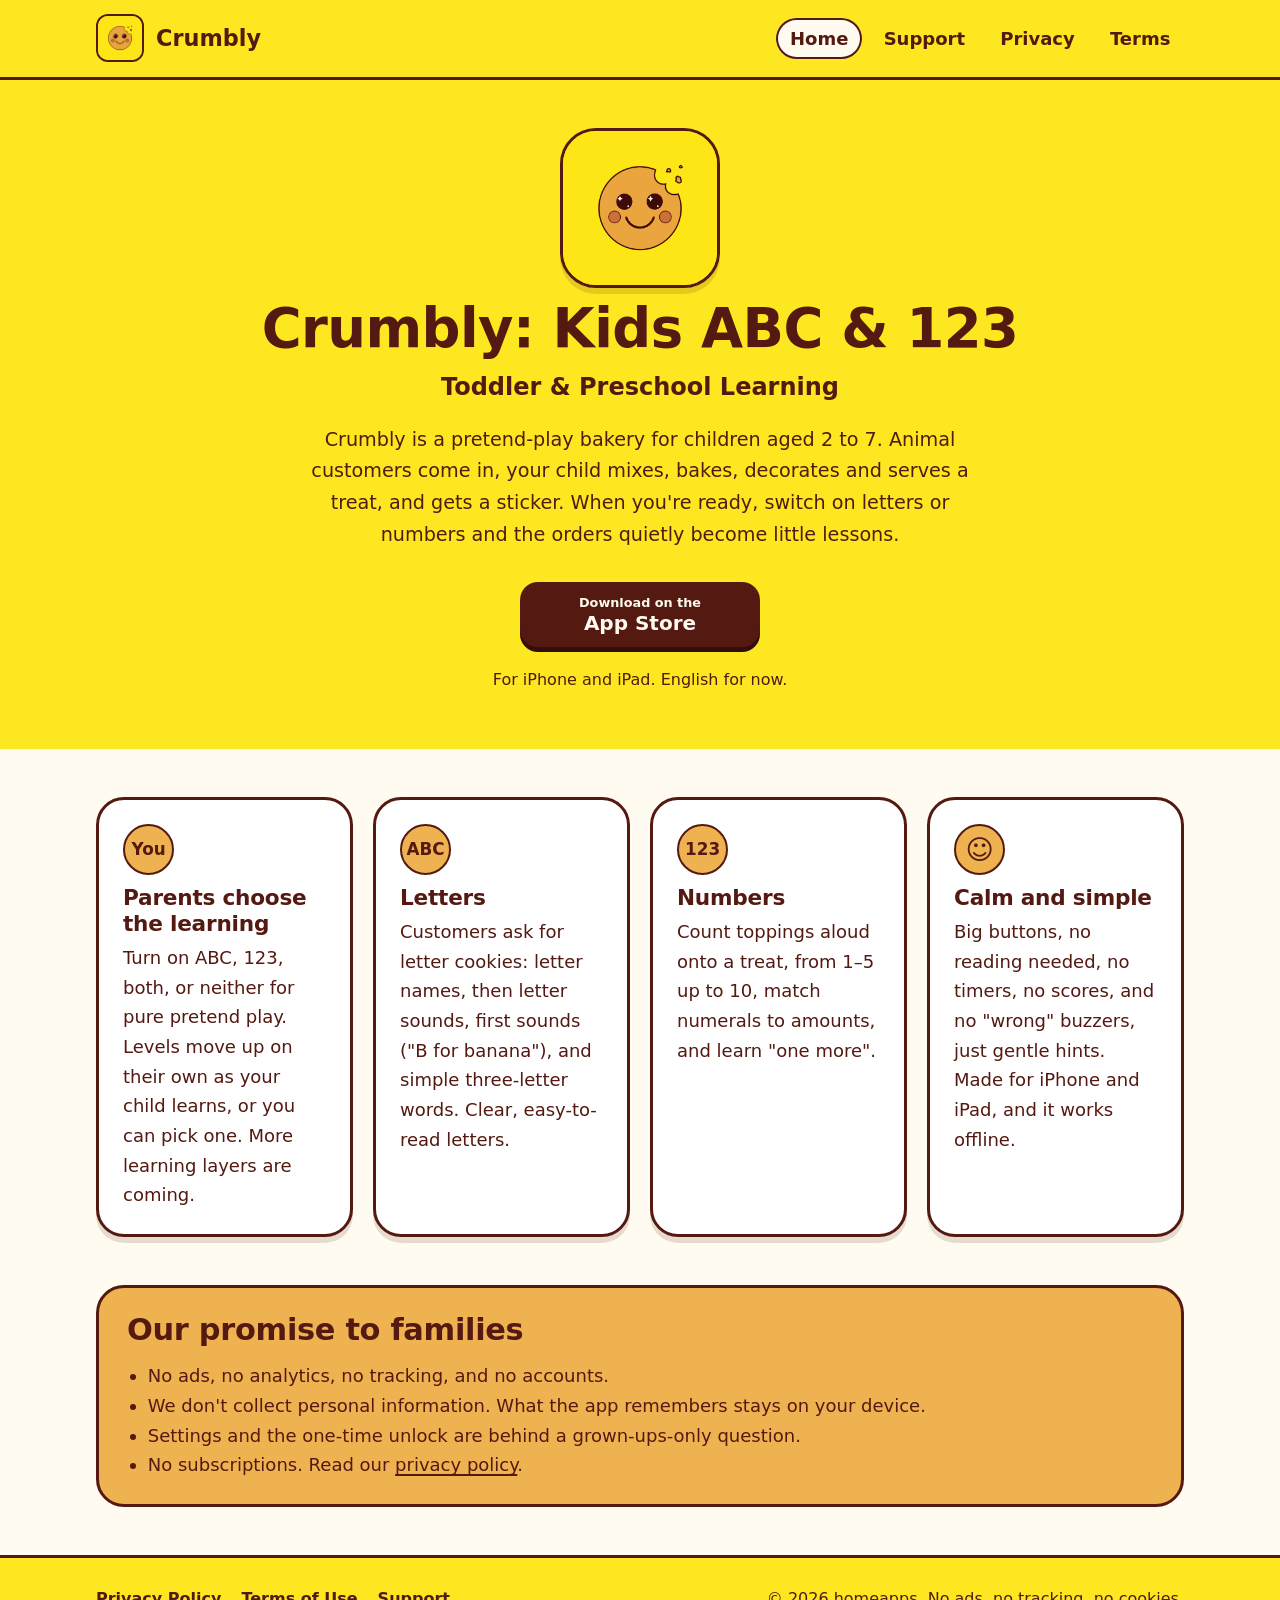
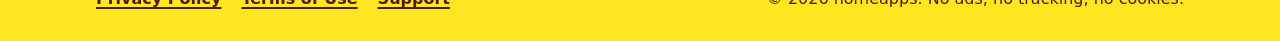
<file: index.html>
<!doctype html>
<html lang="en">
<head>
  <meta charset="utf-8">
  <meta name="viewport" content="width=device-width, initial-scale=1">
  <title>Crumbly: Kids ABC &amp; 123 · Toddler &amp; Preschool Learning</title>
  <meta name="description" content="A calm pretend-play bakery for ages 2–7. Parents can switch on letters (ABC) and numbers (123) inside the play. iPhone and iPad. No ads, no tracking.">
  <link rel="canonical" href="https://sayadyanh.github.io/crumbly-web/">
  <link rel="icon" type="image/png" sizes="32x32" href="assets/favicon-32.png">
  <link rel="apple-touch-icon" sizes="180x180" href="assets/apple-touch-icon.png">
  <meta name="theme-color" content="#FDE721">
  <meta property="og:type" content="website">
  <meta property="og:site_name" content="Crumbly: Kids ABC &amp; 123">
  <meta property="og:title" content="Crumbly: Kids ABC &amp; 123 · Toddler &amp; Preschool Learning">
  <meta property="og:description" content="A calm pretend-play bakery for ages 2–7. Parents can switch on letters (ABC) and numbers (123) inside the play. iPhone and iPad. No ads, no tracking.">
  <meta property="og:url" content="https://sayadyanh.github.io/crumbly-web/">
  <meta property="og:image" content="https://sayadyanh.github.io/crumbly-web/assets/og-image.png">
  <meta property="og:image:width" content="1200">
  <meta property="og:image:height" content="630">
  <meta property="og:image:alt" content="A smiling cookie with a bite taken out, next to the words Crumbly, Kids ABC &amp; 123.">
  <meta name="twitter:card" content="summary_large_image">
  <link rel="stylesheet" href="styles.css">
</head>
<body>
  <a class="skip-link" href="#main">Skip to content</a>
  <header class="site-header">
    <div class="wrap">
      <a class="brand" href="index.html">
        <img src="assets/logo.png" alt="" width="48" height="48">
        <span>Crumbly</span>
      </a>
      <nav class="site-nav" aria-label="Main">
        <ul>
        <li><a href="index.html" aria-current="page">Home</a></li>
        <li><a href="support.html">Support</a></li>
        <li><a href="privacy.html">Privacy</a></li>
        <li><a href="terms.html">Terms</a></li>
        </ul>
      </nav>
    </div>
  </header>
  <main id="main">
    <section class="hero">
      <div class="wrap">
        <img class="hero-icon" src="assets/app-icon.png" alt="Crumbly app icon: a smiling cookie with a bite taken out" width="160" height="160">
        <h1>Crumbly: Kids ABC &amp; 123</h1>
        <p class="subtitle">Toddler &amp; Preschool Learning</p>
        <p class="lead">Crumbly is a pretend-play bakery for children aged 2 to 7. Animal customers come in,
          your child mixes, bakes, decorates and serves a treat, and gets a sticker. When you're ready,
          switch on letters or numbers and the orders quietly become little lessons.</p>
        <!-- Replace with Apple's official "Download on the App Store" badge and your App Store link. -->
        <a class="store-button" href="#">
          <small>Download on the</small>
          App Store
        </a>
        <p class="fine-print">For iPhone and iPad. English for now.</p>
      </div>
    </section>

    <div class="wrap">
      <ul class="features">
        <li class="feature">
          <span class="badge" aria-hidden="true">You</span>
          <h2>Parents choose the learning</h2>
          <p>Turn on ABC, 123, both, or neither for pure pretend play. Levels move up on their own as
            your child learns, or you can pick one. More learning layers are coming.</p>
        </li>
        <li class="feature">
          <span class="badge" aria-hidden="true">ABC</span>
          <h2>Letters</h2>
          <p>Customers ask for letter cookies: letter names, then letter sounds, first sounds ("B for
            banana"), and simple three-letter words. Clear, easy-to-read letters.</p>
        </li>
        <li class="feature">
          <span class="badge" aria-hidden="true">123</span>
          <h2>Numbers</h2>
          <p>Count toppings aloud onto a treat, from 1–5 up to 10, match numerals to amounts, and learn
            "one more".</p>
        </li>
        <li class="feature">
          <span class="badge badge-symbol" aria-hidden="true">☺</span>
          <h2>Calm and simple</h2>
          <p>Big buttons, no reading needed, no timers, no scores, and no "wrong" buzzers, just gentle
            hints. Made for iPhone and iPad, and it works offline.</p>
        </li>
      </ul>

      <section class="promise" aria-labelledby="promise-title">
        <h2 id="promise-title">Our promise to families</h2>
        <ul>
          <li>No ads, no analytics, no tracking, and no accounts.</li>
          <li>We don't collect personal information. What the app remembers stays on your device.</li>
          <li>Settings and the one-time unlock are behind a grown-ups-only question.</li>
          <li>No subscriptions. Read our <a href="privacy.html">privacy policy</a>.</li>
        </ul>
      </section>
    </div>
  </main>
  <footer class="site-footer">
    <div class="wrap">
      <nav aria-label="Footer">
        <ul>
          <li><a href="privacy.html">Privacy Policy</a></li>
          <li><a href="terms.html">Terms of Use</a></li>
          <li><a href="support.html">Support</a></li>
        </ul>
      </nav>
      <p>&copy; 2026 homeapps. No ads, no tracking, no cookies.</p>
    </div>
  </footer>
</body>
</html>
</file>
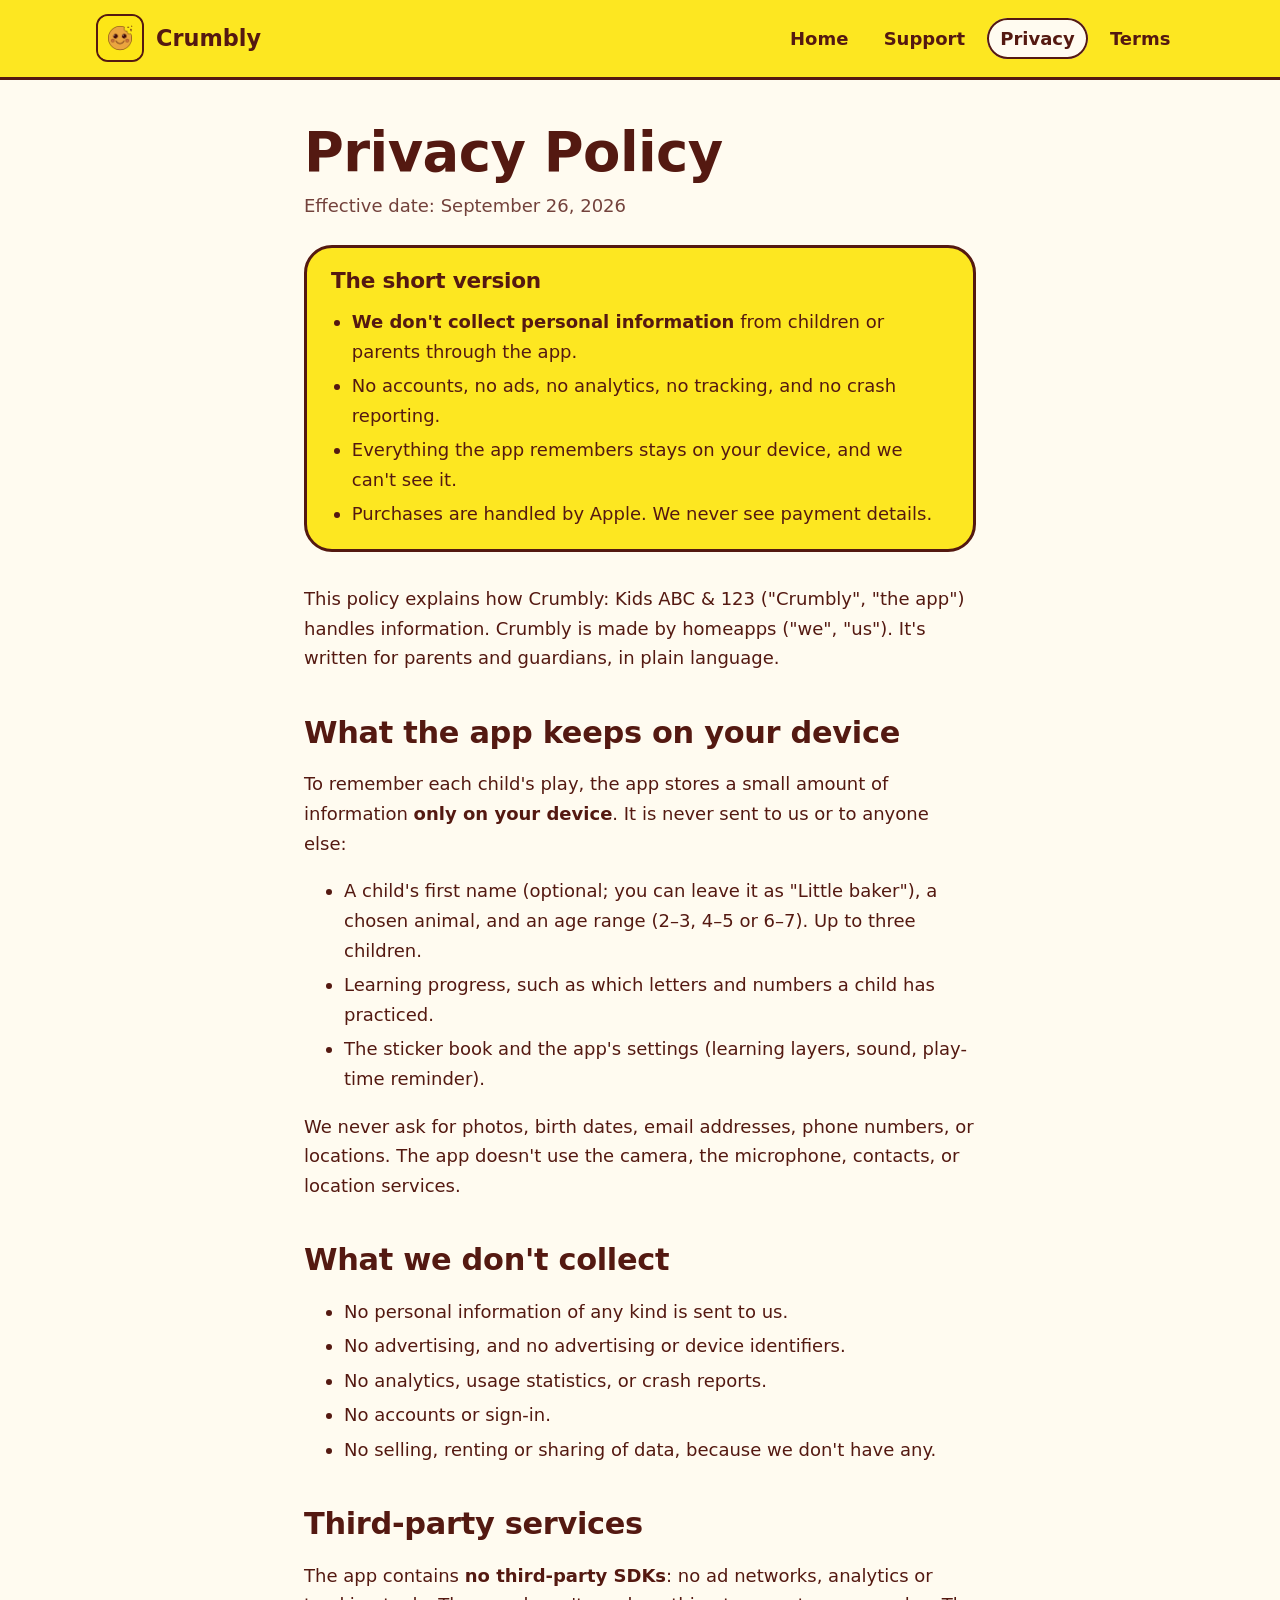
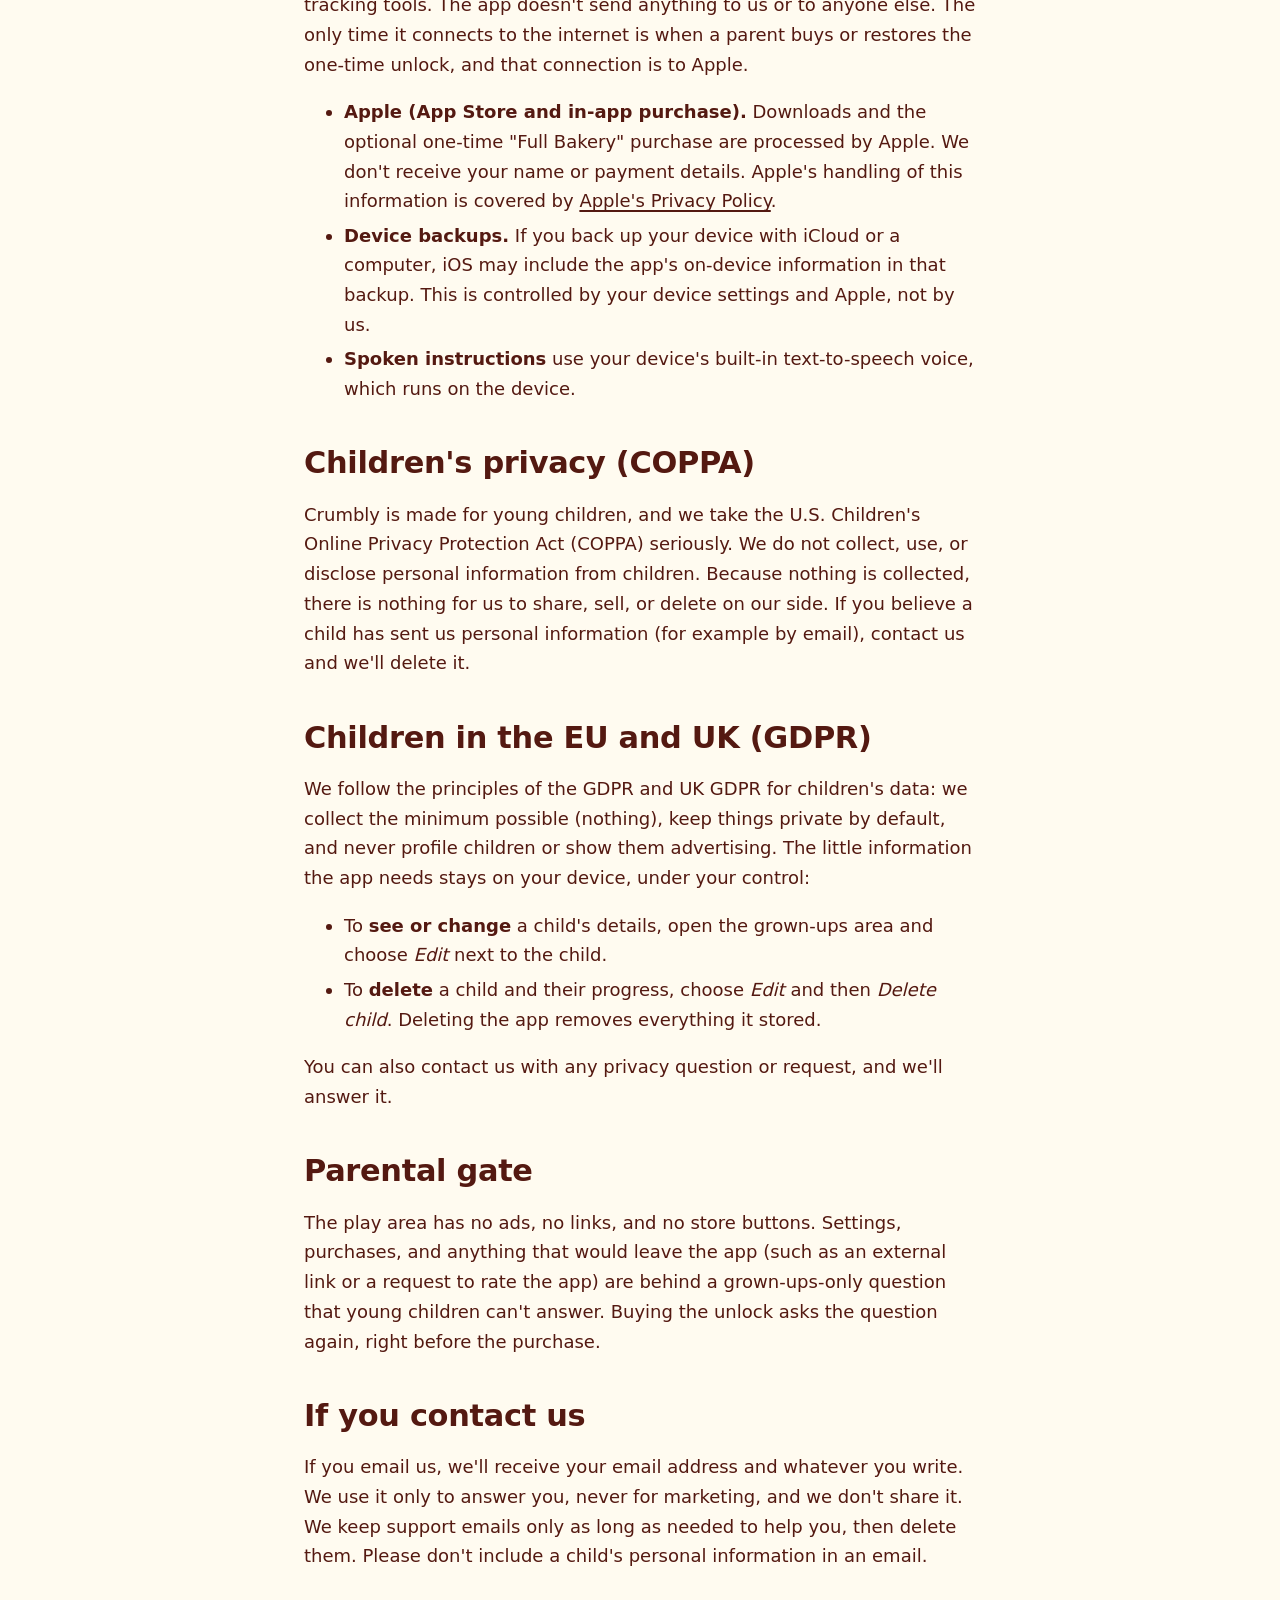
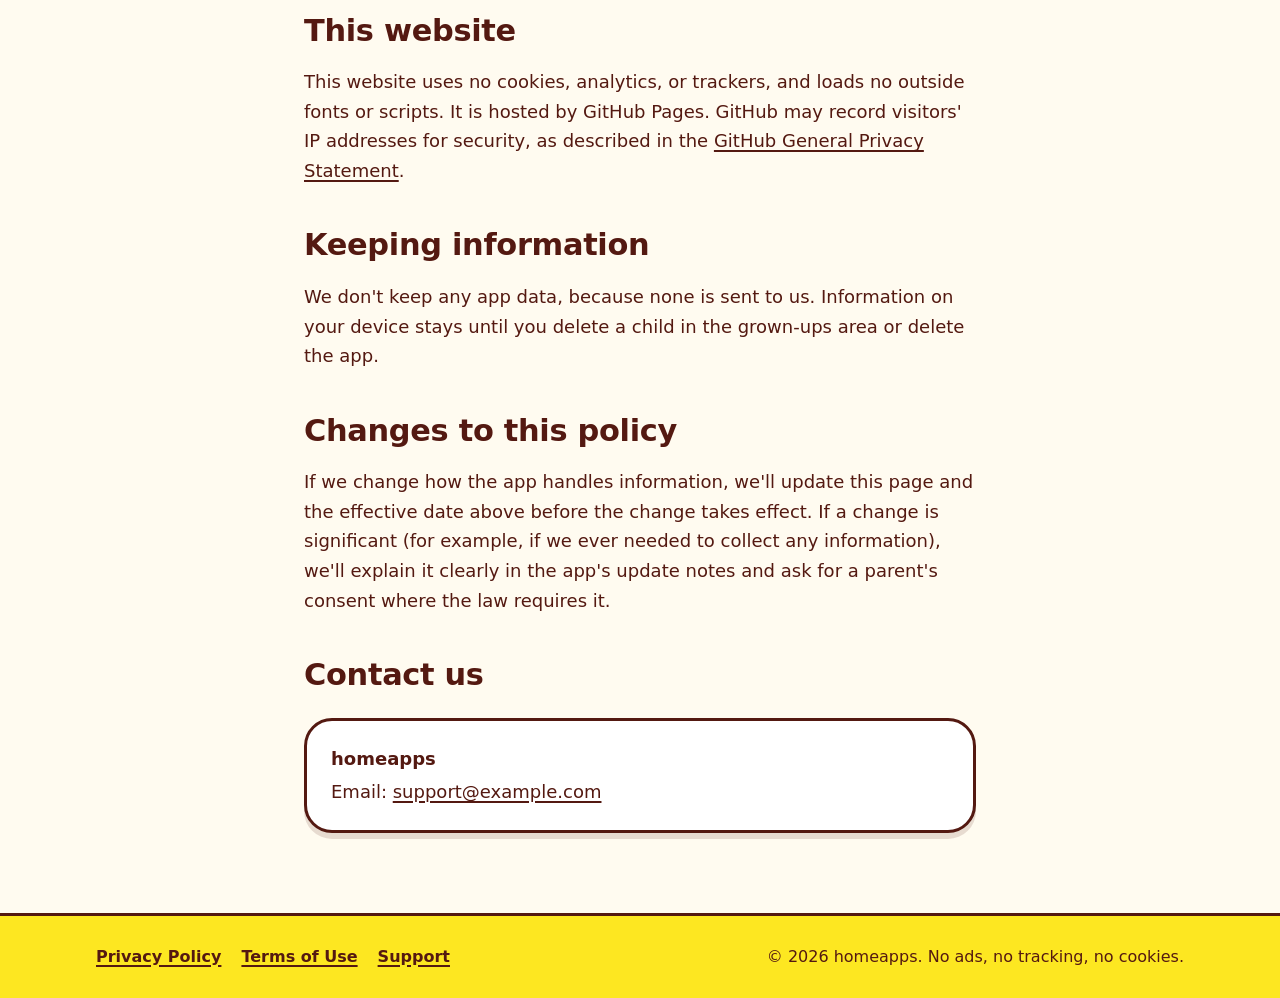
<file: privacy.html>
<!doctype html>
<html lang="en">
<head>
  <meta charset="utf-8">
  <meta name="viewport" content="width=device-width, initial-scale=1">
  <title>Privacy Policy · Crumbly: Kids ABC &amp; 123</title>
  <meta name="description" content="Crumbly collects no personal information: no accounts, ads, analytics, tracking or crash reporting. Read how the app protects children's privacy (COPPA, GDPR).">
  <link rel="canonical" href="https://sayadyanh.github.io/crumbly-web/privacy.html">
  <link rel="icon" type="image/png" sizes="32x32" href="assets/favicon-32.png">
  <link rel="apple-touch-icon" sizes="180x180" href="assets/apple-touch-icon.png">
  <meta name="theme-color" content="#FDE721">
  <meta property="og:type" content="website">
  <meta property="og:site_name" content="Crumbly: Kids ABC &amp; 123">
  <meta property="og:title" content="Privacy Policy · Crumbly: Kids ABC &amp; 123">
  <meta property="og:description" content="Crumbly collects no personal information: no accounts, ads, analytics, tracking or crash reporting. Read how the app protects children's privacy (COPPA, GDPR).">
  <meta property="og:url" content="https://sayadyanh.github.io/crumbly-web/privacy.html">
  <meta property="og:image" content="https://sayadyanh.github.io/crumbly-web/assets/og-image.png">
  <meta property="og:image:width" content="1200">
  <meta property="og:image:height" content="630">
  <meta property="og:image:alt" content="A smiling cookie with a bite taken out, next to the words Crumbly, Kids ABC &amp; 123.">
  <meta name="twitter:card" content="summary_large_image">
  <link rel="stylesheet" href="styles.css">
</head>
<body>
  <a class="skip-link" href="#main">Skip to content</a>
  <header class="site-header">
    <div class="wrap">
      <a class="brand" href="index.html">
        <img src="assets/logo.png" alt="" width="48" height="48">
        <span>Crumbly</span>
      </a>
      <nav class="site-nav" aria-label="Main">
        <ul>
        <li><a href="index.html">Home</a></li>
        <li><a href="support.html">Support</a></li>
        <li><a href="privacy.html" aria-current="page">Privacy</a></li>
        <li><a href="terms.html">Terms</a></li>
        </ul>
      </nav>
    </div>
  </header>
  <main id="main" class="page">
    <div class="wrap prose">
      <h1>Privacy Policy</h1>
      <p class="meta">Effective date: September 26, 2026</p>

      <section class="summary" aria-labelledby="short-version">
        <h2 id="short-version">The short version</h2>
        <ul>
          <li><strong>We don't collect personal information</strong> from children or parents through the app.</li>
          <li>No accounts, no ads, no analytics, no tracking, and no crash reporting.</li>
          <li>Everything the app remembers stays on your device, and we can't see it.</li>
          <li>Purchases are handled by Apple. We never see payment details.</li>
        </ul>
      </section>

      <p>This policy explains how Crumbly: Kids ABC &amp; 123 ("Crumbly", "the app") handles information. Crumbly is made by
        homeapps ("we", "us"). It's written for parents and guardians, in plain language.</p>

      <h2>What the app keeps on your device</h2>
      <p>To remember each child's play, the app stores a small amount of information <strong>only on
        your device</strong>. It is never sent to us or to anyone else:</p>
      <ul>
        <li>A child's first name (optional; you can leave it as "Little baker"), a chosen animal, and an
          age range (2–3, 4–5 or 6–7). Up to three children.</li>
        <li>Learning progress, such as which letters and numbers a child has practiced.</li>
        <li>The sticker book and the app's settings (learning layers, sound, play-time reminder).</li>
      </ul>
      <p>We never ask for photos, birth dates, email addresses, phone numbers, or locations. The app
        doesn't use the camera, the microphone, contacts, or location services.</p>

      <h2>What we don't collect</h2>
      <ul>
        <li>No personal information of any kind is sent to us.</li>
        <li>No advertising, and no advertising or device identifiers.</li>
        <li>No analytics, usage statistics, or crash reports.</li>
        <li>No accounts or sign-in.</li>
        <li>No selling, renting or sharing of data, because we don't have any.</li>
      </ul>

      <h2>Third-party services</h2>
      <p>The app contains <strong>no third-party SDKs</strong>: no ad networks, analytics or tracking
        tools. The app doesn't send anything to us or to anyone else. The only time it connects to
        the internet is when a parent buys or restores the one-time unlock, and that connection is
        to Apple.</p>
      <ul>
        <li><strong>Apple (App Store and in-app purchase).</strong> Downloads and the optional one-time
          "Full Bakery" purchase are processed by Apple. We don't receive your name or payment
          details. Apple's handling of this information is covered by
          <a href="https://www.apple.com/legal/privacy/">Apple's Privacy Policy</a>.</li>
        <li><strong>Device backups.</strong> If you back up your device with iCloud or a computer, iOS
          may include the app's on-device information in that backup. This is controlled by your
          device settings and Apple, not by us.</li>
        <li><strong>Spoken instructions</strong> use your device's built-in text-to-speech voice, which
          runs on the device.</li>
      </ul>

      <h2>Children's privacy (COPPA)</h2>
      <p>Crumbly is made for young children, and we take the U.S. Children's Online Privacy Protection
        Act (COPPA) seriously. We do not collect, use, or disclose personal information from children.
        Because nothing is collected, there is nothing for us to share, sell, or delete on our side. If
        you believe a child has sent us personal information (for example by email), contact us and
        we'll delete it.</p>

      <h2>Children in the EU and UK (GDPR)</h2>
      <p>We follow the principles of the GDPR and UK GDPR for children's data: we collect the minimum
        possible (nothing), keep things private by default, and never profile children or show them
        advertising. The little information the app needs stays on your device, under your control:</p>
      <ul>
        <li>To <strong>see or change</strong> a child's details, open the grown-ups area and choose
          <em>Edit</em> next to the child.</li>
        <li>To <strong>delete</strong> a child and their progress, choose <em>Edit</em> and then
          <em>Delete child</em>. Deleting the app removes everything it stored.</li>
      </ul>
      <p>You can also contact us with any privacy question or request, and we'll answer it.</p>

      <h2>Parental gate</h2>
      <p>The play area has no ads, no links, and no store buttons. Settings, purchases, and anything
        that would leave the app (such as an external link or a request to rate the app) are behind a
        grown-ups-only question that young children can't answer. Buying the unlock asks the question
        again, right before the purchase.</p>

      <h2>If you contact us</h2>
      <p>If you email us, we'll receive your email address and whatever you write. We use it only to
        answer you, never for marketing, and we don't share it. We keep support emails only as long as
        needed to help you, then delete them. Please don't include a child's personal information in
        an email.</p>

      <h2>This website</h2>
      <p>This website uses no cookies, analytics, or trackers, and loads no outside fonts or scripts.
        It is hosted by GitHub Pages. GitHub may record visitors' IP addresses for security, as
        described in the <a href="https://docs.github.com/en/site-policy/privacy-policies/github-general-privacy-statement">GitHub
        General Privacy Statement</a>.</p>

      <h2>Keeping information</h2>
      <p>We don't keep any app data, because none is sent to us. Information on your device stays until
        you delete a child in the grown-ups area or delete the app.</p>

      <h2>Changes to this policy</h2>
      <p>If we change how the app handles information, we'll update this page and the effective date
        above before the change takes effect. If a change is significant (for example, if we ever
        needed to collect any information), we'll explain it clearly in the app's update notes and
        ask for a parent's consent where the law requires it.</p>

      <h2>Contact us</h2>
      <div class="contact-card">
        <p><strong>homeapps</strong></p>
        <p>Email: <a href="mailto:support@example.com">support@example.com</a></p>
      </div>
    </div>
  </main>
  <footer class="site-footer">
    <div class="wrap">
      <nav aria-label="Footer">
        <ul>
          <li><a href="privacy.html">Privacy Policy</a></li>
          <li><a href="terms.html">Terms of Use</a></li>
          <li><a href="support.html">Support</a></li>
        </ul>
      </nav>
      <p>&copy; 2026 homeapps. No ads, no tracking, no cookies.</p>
    </div>
  </footer>
</body>
</html>
</file>
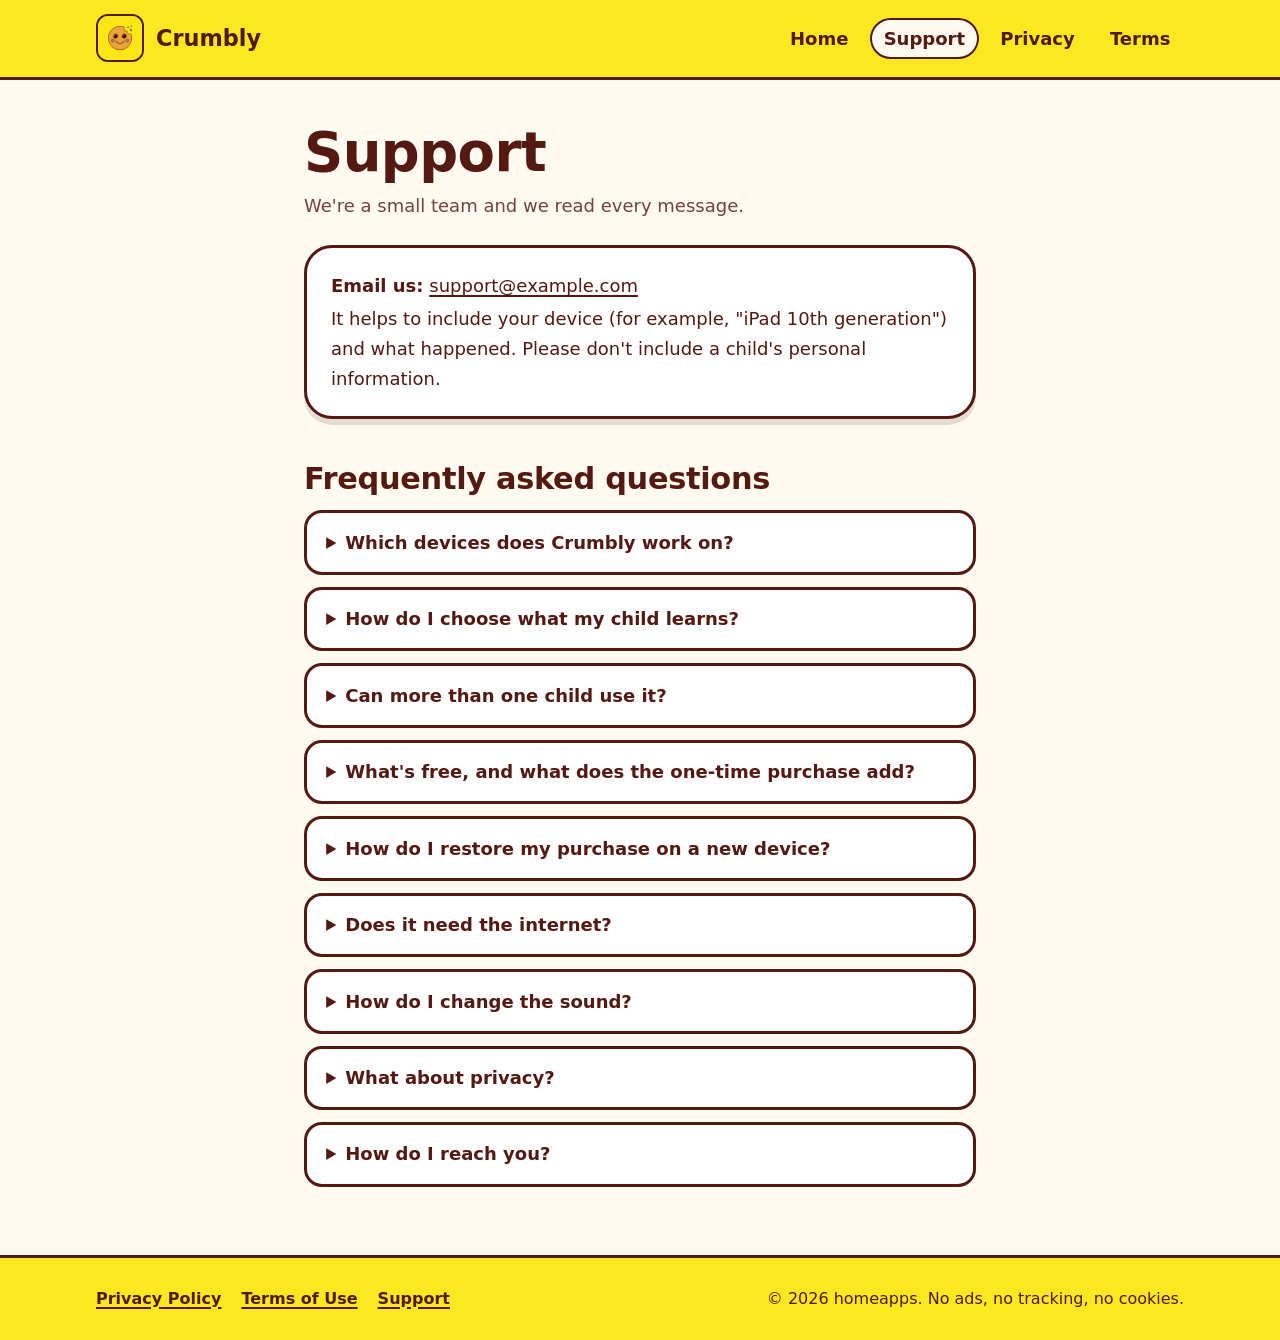
<file: support.html>
<!doctype html>
<html lang="en">
<head>
  <meta charset="utf-8">
  <meta name="viewport" content="width=device-width, initial-scale=1">
  <title>Support · Crumbly: Kids ABC &amp; 123</title>
  <meta name="description" content="Help for Crumbly: supported devices, choosing learning layers, restoring a purchase, and how to contact us.">
  <link rel="canonical" href="https://sayadyanh.github.io/crumbly-web/support.html">
  <link rel="icon" type="image/png" sizes="32x32" href="assets/favicon-32.png">
  <link rel="apple-touch-icon" sizes="180x180" href="assets/apple-touch-icon.png">
  <meta name="theme-color" content="#FDE721">
  <meta property="og:type" content="website">
  <meta property="og:site_name" content="Crumbly: Kids ABC &amp; 123">
  <meta property="og:title" content="Support · Crumbly: Kids ABC &amp; 123">
  <meta property="og:description" content="Help for Crumbly: supported devices, choosing learning layers, restoring a purchase, and how to contact us.">
  <meta property="og:url" content="https://sayadyanh.github.io/crumbly-web/support.html">
  <meta property="og:image" content="https://sayadyanh.github.io/crumbly-web/assets/og-image.png">
  <meta property="og:image:width" content="1200">
  <meta property="og:image:height" content="630">
  <meta property="og:image:alt" content="A smiling cookie with a bite taken out, next to the words Crumbly, Kids ABC &amp; 123.">
  <meta name="twitter:card" content="summary_large_image">
  <link rel="stylesheet" href="styles.css">
</head>
<body>
  <a class="skip-link" href="#main">Skip to content</a>
  <header class="site-header">
    <div class="wrap">
      <a class="brand" href="index.html">
        <img src="assets/logo.png" alt="" width="48" height="48">
        <span>Crumbly</span>
      </a>
      <nav class="site-nav" aria-label="Main">
        <ul>
        <li><a href="index.html">Home</a></li>
        <li><a href="support.html" aria-current="page">Support</a></li>
        <li><a href="privacy.html">Privacy</a></li>
        <li><a href="terms.html">Terms</a></li>
        </ul>
      </nav>
    </div>
  </header>
  <main id="main" class="page">
    <div class="wrap prose">
      <h1>Support</h1>
      <p class="meta">We're a small team and we read every message.</p>

      <div class="contact-card">
        <p><strong>Email us:</strong> <a href="mailto:support@example.com?subject=Crumbly%20support">support@example.com</a></p>
        <p>It helps to include your device (for example, "iPad 10th generation") and what happened.
          Please don't include a child's personal information.</p>
      </div>

      <h2>Frequently asked questions</h2>
      <div class="faq">
        <details>
          <summary>Which devices does Crumbly work on?</summary>
          <div>
            <p>iPhone and iPad with iOS or iPadOS 17 or later. Crumbly is made for iPad first and
              plays in landscape (sideways).</p>
          </div>
        </details>
        <details>
          <summary>How do I choose what my child learns?</summary>
          <div>
            <p>Tap the small gear in the top corner and answer the grown-ups question. Under
              <em>Learning</em>, turn on <strong>ABC</strong>, <strong>123</strong>, or both (they take
              turns). Turn both off for pretend play only.</p>
            <p>Each layer's level is set to <em>Auto</em>, which moves up as your child masters it. You
              can also pick a level yourself. Your child's progress is shown under
              <em>Progress</em>.</p>
          </div>
        </details>
        <details>
          <summary>Can more than one child use it?</summary>
          <div>
            <p>Yes. Add up to three children in the grown-ups area. Each child has their own learning
              progress and sticker book.</p>
          </div>
        </details>
        <details>
          <summary>What's free, and what does the one-time purchase add?</summary>
          <div>
            <p>Free: the counter, mixing and serving, the first letters (A–F), and counting to 5. The
              one-time <strong>Full Bakery</strong> purchase adds the oven and decorating, every ABC and
              123 level, and the sticker book. There are no subscriptions and no ads.</p>
          </div>
        </details>
        <details>
          <summary>How do I restore my purchase on a new device?</summary>
          <div>
            <p>Open the grown-ups area, scroll to <em>Full Bakery</em>, and tap <em>Restore
              purchases</em>. Use the same Apple Account you bought it with.</p>
          </div>
        </details>
        <details>
          <summary>Does it need the internet?</summary>
          <div>
            <p>No. Crumbly plays offline. Only buying or restoring the Full Bakery connects to the App
              Store.</p>
          </div>
        </details>
        <details>
          <summary>How do I change the sound?</summary>
          <div>
            <p>In the grown-ups area under <em>Sound</em> you can set music and sound-effect volumes and
              turn the voice on or off. Crumbly also follows your device's silent switch.</p>
          </div>
        </details>
        <details>
          <summary>What about privacy?</summary>
          <div>
            <p>Crumbly collects no personal information: no accounts, ads, analytics, tracking or crash
              reporting. What the app remembers stays on your device. Read the full
              <a href="privacy.html">privacy policy</a>.</p>
          </div>
        </details>
        <details>
          <summary>How do I reach you?</summary>
          <div>
            <p>Email <a href="mailto:support@example.com?subject=Crumbly%20support">support@example.com</a>. We usually reply
              within a few days.</p>
          </div>
        </details>
      </div>
    </div>
  </main>
  <footer class="site-footer">
    <div class="wrap">
      <nav aria-label="Footer">
        <ul>
          <li><a href="privacy.html">Privacy Policy</a></li>
          <li><a href="terms.html">Terms of Use</a></li>
          <li><a href="support.html">Support</a></li>
        </ul>
      </nav>
      <p>&copy; 2026 homeapps. No ads, no tracking, no cookies.</p>
    </div>
  </footer>
</body>
</html>
</file>
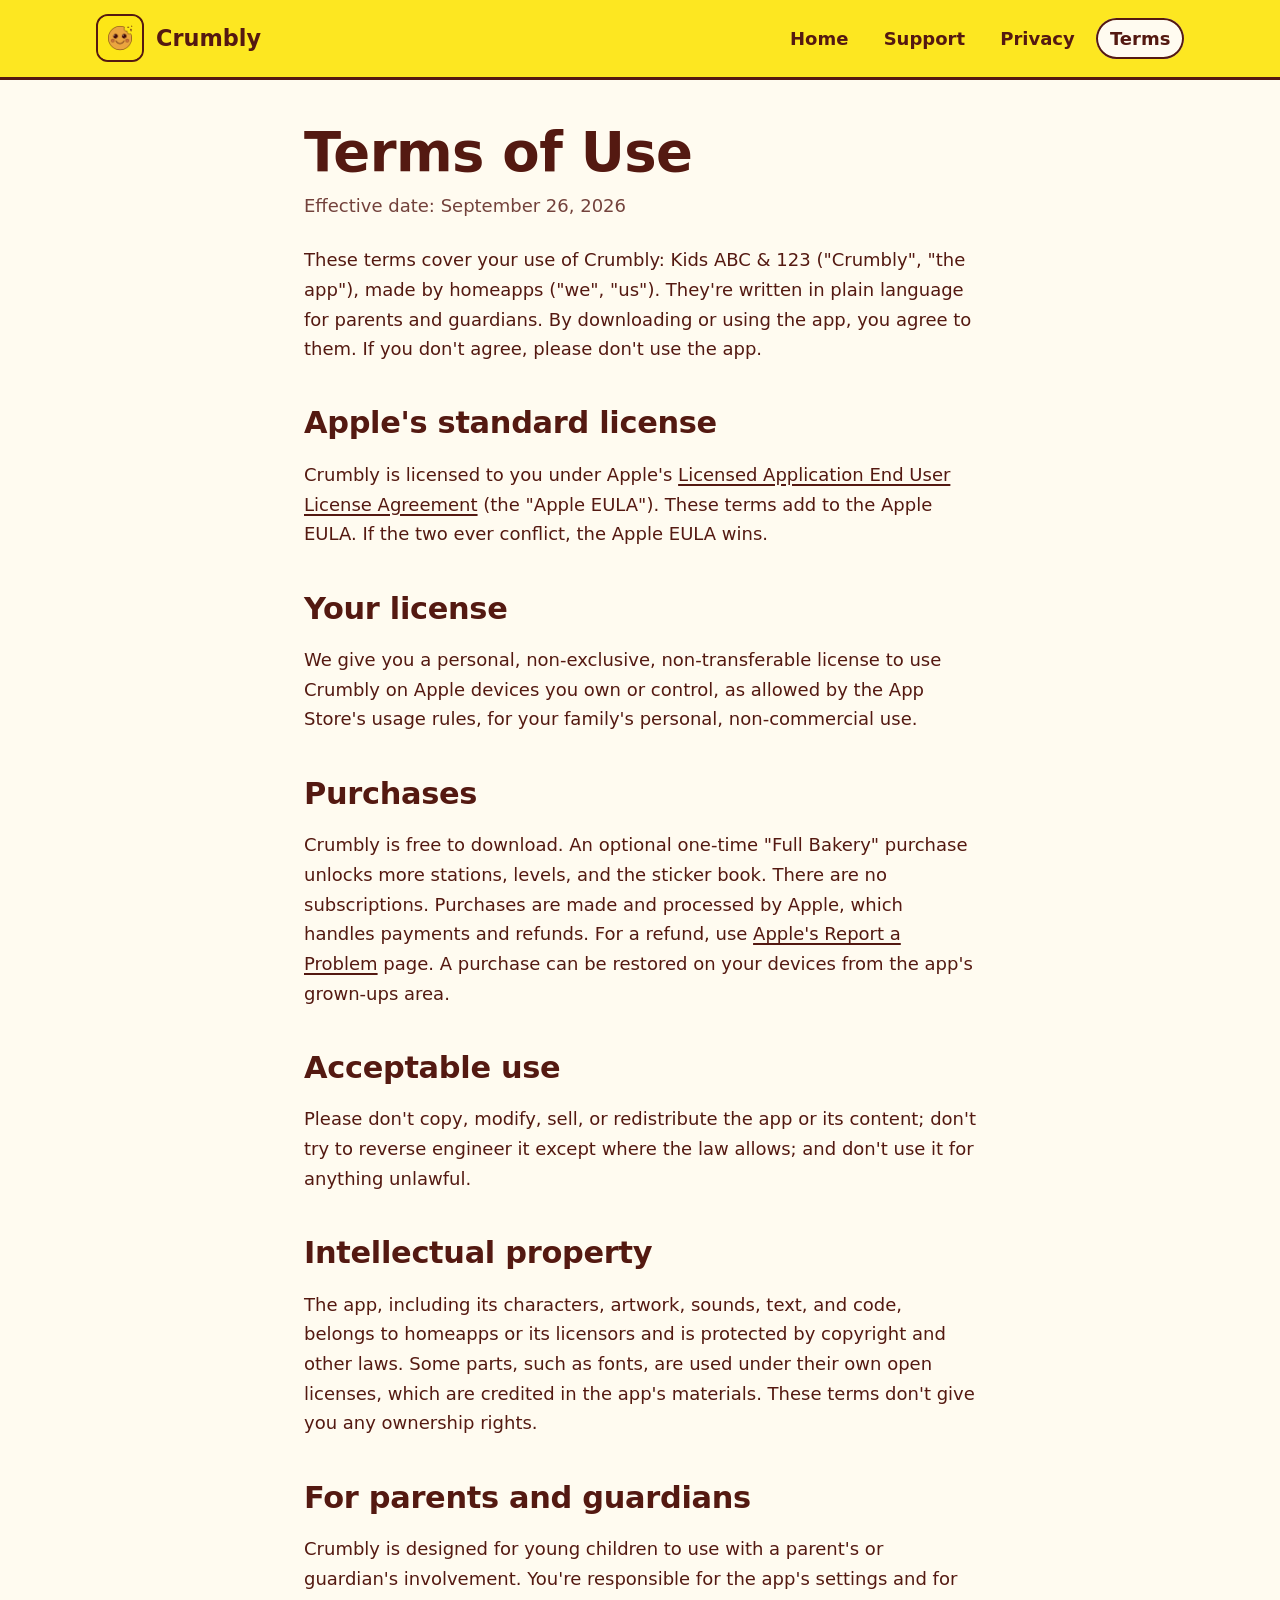
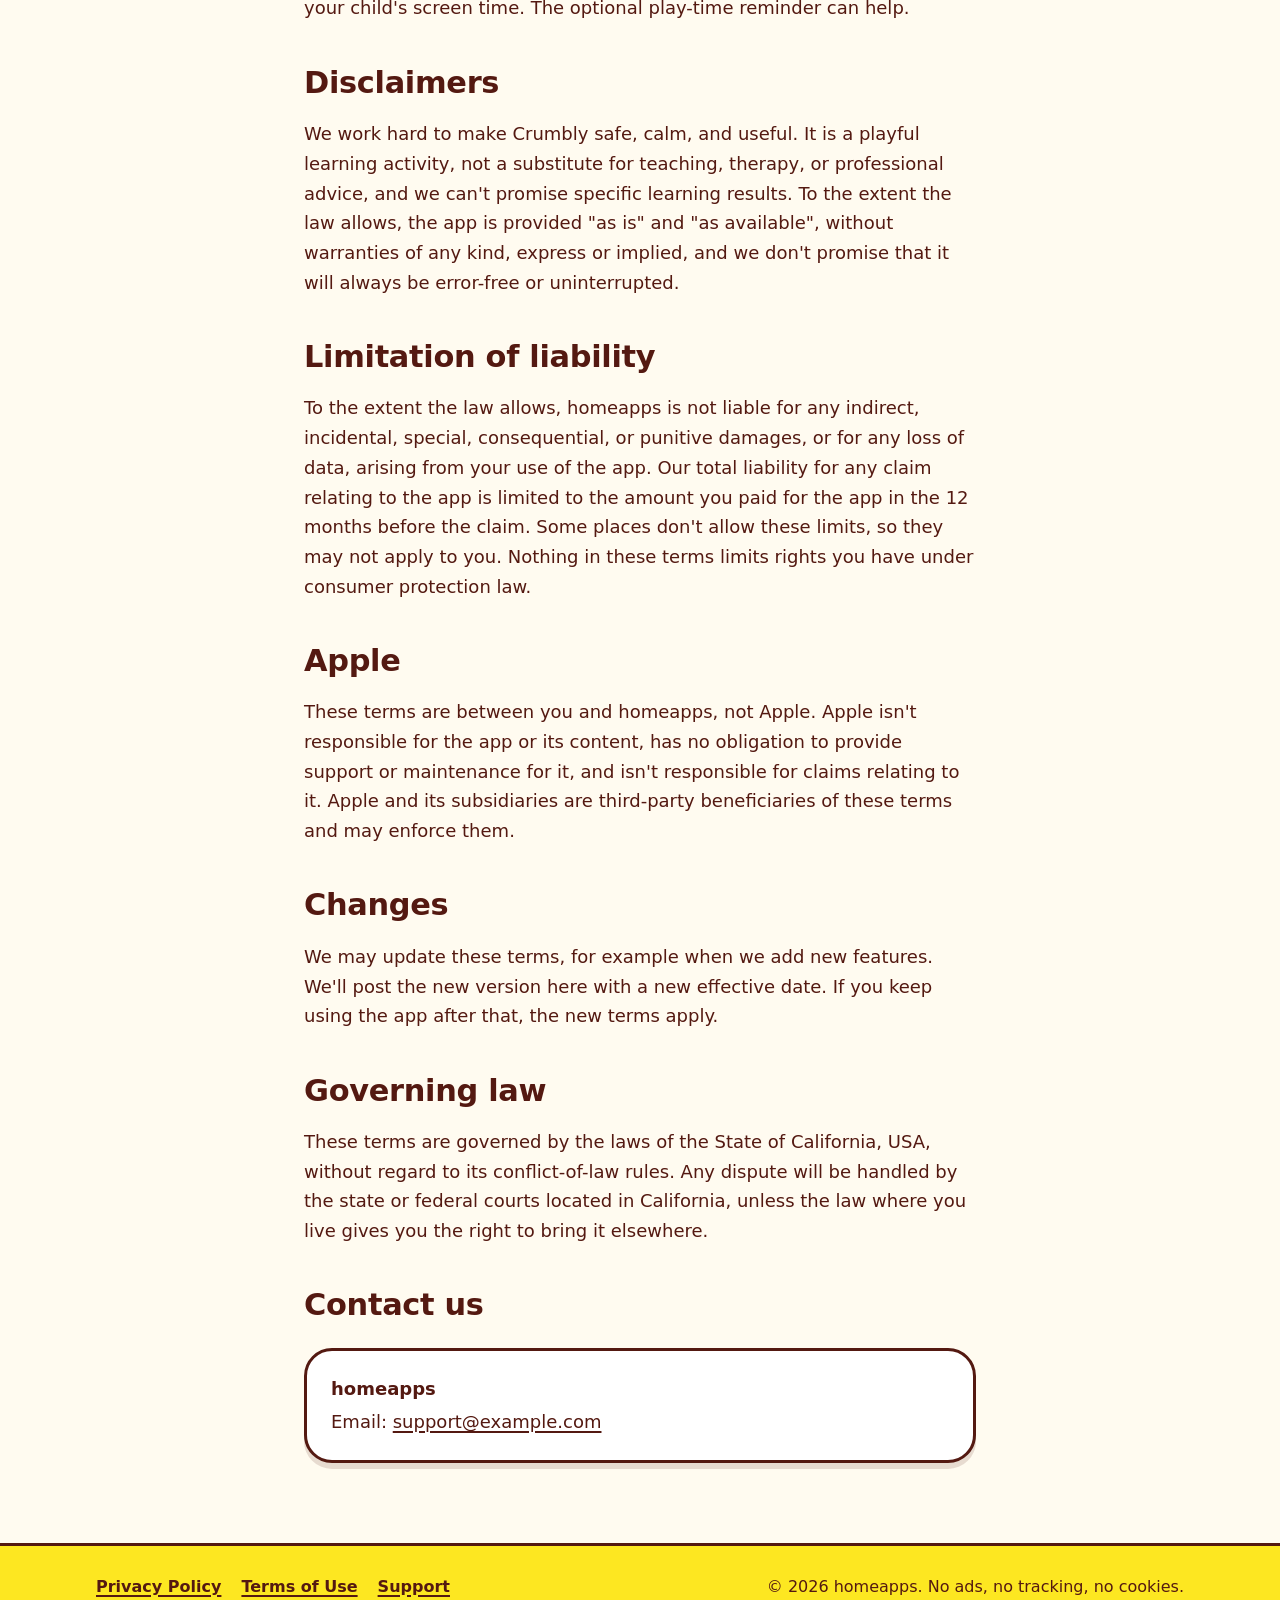
<file: terms.html>
<!doctype html>
<html lang="en">
<head>
  <meta charset="utf-8">
  <meta name="viewport" content="width=device-width, initial-scale=1">
  <title>Terms of Use · Crumbly: Kids ABC &amp; 123</title>
  <meta name="description" content="The terms for using the Crumbly app: your license, purchases through Apple, and how to reach us.">
  <link rel="canonical" href="https://sayadyanh.github.io/crumbly-web/terms.html">
  <link rel="icon" type="image/png" sizes="32x32" href="assets/favicon-32.png">
  <link rel="apple-touch-icon" sizes="180x180" href="assets/apple-touch-icon.png">
  <meta name="theme-color" content="#FDE721">
  <meta property="og:type" content="website">
  <meta property="og:site_name" content="Crumbly: Kids ABC &amp; 123">
  <meta property="og:title" content="Terms of Use · Crumbly: Kids ABC &amp; 123">
  <meta property="og:description" content="The terms for using the Crumbly app: your license, purchases through Apple, and how to reach us.">
  <meta property="og:url" content="https://sayadyanh.github.io/crumbly-web/terms.html">
  <meta property="og:image" content="https://sayadyanh.github.io/crumbly-web/assets/og-image.png">
  <meta property="og:image:width" content="1200">
  <meta property="og:image:height" content="630">
  <meta property="og:image:alt" content="A smiling cookie with a bite taken out, next to the words Crumbly, Kids ABC &amp; 123.">
  <meta name="twitter:card" content="summary_large_image">
  <link rel="stylesheet" href="styles.css">
</head>
<body>
  <a class="skip-link" href="#main">Skip to content</a>
  <header class="site-header">
    <div class="wrap">
      <a class="brand" href="index.html">
        <img src="assets/logo.png" alt="" width="48" height="48">
        <span>Crumbly</span>
      </a>
      <nav class="site-nav" aria-label="Main">
        <ul>
        <li><a href="index.html">Home</a></li>
        <li><a href="support.html">Support</a></li>
        <li><a href="privacy.html">Privacy</a></li>
        <li><a href="terms.html" aria-current="page">Terms</a></li>
        </ul>
      </nav>
    </div>
  </header>
  <main id="main" class="page">
    <div class="wrap prose">
      <h1>Terms of Use</h1>
      <p class="meta">Effective date: September 26, 2026</p>

      <p>These terms cover your use of Crumbly: Kids ABC &amp; 123 ("Crumbly", "the app"), made by homeapps ("we", "us").
        They're written in plain language for parents and guardians. By downloading or using the app,
        you agree to them. If you don't agree, please don't use the app.</p>

      <h2>Apple's standard license</h2>
      <p>Crumbly is licensed to you under Apple's
        <a href="https://www.apple.com/legal/internet-services/itunes/dev/stdeula/">Licensed Application
        End User License Agreement</a> (the "Apple EULA"). These terms add to the Apple EULA. If the two
        ever conflict, the Apple EULA wins.</p>

      <h2>Your license</h2>
      <p>We give you a personal, non-exclusive, non-transferable license to use Crumbly on Apple devices
        you own or control, as allowed by the App Store's usage rules, for your family's personal,
        non-commercial use.</p>

      <h2>Purchases</h2>
      <p>Crumbly is free to download. An optional one-time "Full Bakery" purchase unlocks more stations,
        levels, and the sticker book. There are no subscriptions. Purchases are made and processed by
        Apple, which handles payments and refunds. For a refund, use
        <a href="https://reportaproblem.apple.com/">Apple's Report a Problem</a> page. A purchase can be
        restored on your devices from the app's grown-ups area.</p>

      <h2>Acceptable use</h2>
      <p>Please don't copy, modify, sell, or redistribute the app or its content; don't try to reverse
        engineer it except where the law allows; and don't use it for anything unlawful.</p>

      <h2>Intellectual property</h2>
      <p>The app, including its characters, artwork, sounds, text, and code, belongs to homeapps or its
        licensors and is protected by copyright and other laws. Some parts, such as fonts, are used
        under their own open licenses, which are credited in the app's materials. These terms don't
        give you any ownership rights.</p>

      <h2>For parents and guardians</h2>
      <p>Crumbly is designed for young children to use with a parent's or guardian's involvement.
        You're responsible for the app's settings and for your child's screen time. The optional
        play-time reminder can help.</p>

      <h2>Disclaimers</h2>
      <p>We work hard to make Crumbly safe, calm, and useful. It is a playful learning activity, not a
        substitute for teaching, therapy, or professional advice, and we can't promise specific
        learning results. To the extent the law allows, the app is provided "as is" and "as
        available", without warranties of any kind, express or implied, and we don't promise that it
        will always be error-free or uninterrupted.</p>

      <h2>Limitation of liability</h2>
      <p>To the extent the law allows, homeapps is not liable for any indirect, incidental, special,
        consequential, or punitive damages, or for any loss of data, arising from your use of the app.
        Our total liability for any claim relating to the app is limited to the amount you paid for the
        app in the 12 months before the claim. Some places don't allow these limits, so they may not
        apply to you. Nothing in these terms limits rights you have under consumer protection law.</p>

      <h2>Apple</h2>
      <p>These terms are between you and homeapps, not Apple. Apple isn't responsible for the app or
        its content, has no obligation to provide support or maintenance for it, and isn't responsible
        for claims relating to it. Apple and its subsidiaries are third-party beneficiaries of these
        terms and may enforce them.</p>

      <h2>Changes</h2>
      <p>We may update these terms, for example when we add new features. We'll post the new version
        here with a new effective date. If you keep using the app after that, the new terms apply.</p>

      <h2>Governing law</h2>
      <p>These terms are governed by the laws of the State of California, USA, without regard to its
        conflict-of-law rules. Any dispute will be handled by the state or federal courts located in
        California, unless the law where you live gives you the right to bring it elsewhere.</p>

      <h2>Contact us</h2>
      <div class="contact-card">
        <p><strong>homeapps</strong></p>
        <p>Email: <a href="mailto:support@example.com">support@example.com</a></p>
      </div>
    </div>
  </main>
  <footer class="site-footer">
    <div class="wrap">
      <nav aria-label="Footer">
        <ul>
          <li><a href="privacy.html">Privacy Policy</a></li>
          <li><a href="terms.html">Terms of Use</a></li>
          <li><a href="support.html">Support</a></li>
        </ul>
      </nav>
      <p>&copy; 2026 homeapps. No ads, no tracking, no cookies.</p>
    </div>
  </footer>
</body>
</html>
</file>
<file: styles.css>
/*
  Crumbly website styles. No frameworks, no web fonts, no tracking.

  Brand colors (from the app icon). Adjust the exact values here; everything
  else is derived from them. Contrast (WCAG AA): brown text passes on white,
  yellow and cookie; never use cookie or yellow as text on a light background.
*/
:root {
  --brand-yellow: #FDE721;
  --brand-cookie: #EFB251;
  --brand-brown: #541911;

  /* Neutrals derived from the brand brown. */
  --paper: #FFFBF0;
  --ink: var(--brand-brown);
  --ink-soft: color-mix(in srgb, var(--brand-brown) 82%, white);
  --line: color-mix(in srgb, var(--brand-brown) 14%, transparent);

  --radius-lg: 28px;
  --radius-md: 18px;
  --shadow: 0 6px 0 var(--line);
  --page-width: 68rem;
  --text-width: 42rem;

  /* Rounded where the system has it (Apple devices), clean sans-serif elsewhere. */
  --font: ui-rounded, "SF Pro Rounded", system-ui, -apple-system, "Segoe UI", Roboto,
    "Helvetica Neue", Arial, sans-serif;
}

*,
*::before,
*::after {
  box-sizing: border-box;
}

html {
  -webkit-text-size-adjust: 100%;
}

body {
  margin: 0;
  background: var(--paper);
  color: var(--ink);
  font-family: var(--font);
  font-size: 1.125rem;
  line-height: 1.65;
}

img {
  max-width: 100%;
  height: auto;
}

a {
  color: var(--ink);
  text-decoration-thickness: 2px;
  text-underline-offset: 3px;
}

a:hover {
  text-decoration-thickness: 3px;
}

:focus-visible {
  outline: 4px solid var(--ink);
  outline-offset: 3px;
  border-radius: 6px;
}

h1,
h2,
h3 {
  line-height: 1.2;
  letter-spacing: -0.01em;
}

h1 {
  font-size: clamp(2.2rem, 6vw, 3.4rem);
  margin: 0 0 0.4rem;
}

h2 {
  font-size: clamp(1.5rem, 3.5vw, 1.9rem);
  margin: 2.6rem 0 0.8rem;
}

h3 {
  font-size: 1.25rem;
  margin: 1.8rem 0 0.4rem;
}

/* Skip link: hidden until focused with the keyboard. */
.skip-link {
  position: absolute;
  left: 1rem;
  top: -4rem;
  z-index: 10;
  padding: 0.6rem 1rem;
  background: var(--ink);
  color: var(--paper);
  border-radius: var(--radius-md);
  font-weight: 700;
}

.skip-link:focus {
  top: 1rem;
}

.wrap {
  width: min(100% - 2.5rem, var(--page-width));
  margin-inline: auto;
}

/* Header */

.site-header {
  background: var(--brand-yellow);
  border-bottom: 3px solid var(--ink);
}

.site-header .wrap {
  display: flex;
  flex-wrap: wrap;
  align-items: center;
  justify-content: space-between;
  gap: 0.75rem 1.5rem;
  padding-block: 0.9rem;
}

.brand {
  display: inline-flex;
  align-items: center;
  gap: 0.75rem;
  font-size: 1.4rem;
  font-weight: 800;
  text-decoration: none;
}

.brand img {
  width: 48px;
  height: 48px;
  border-radius: 12px;
  border: 2px solid var(--ink);
}

.site-nav ul {
  display: flex;
  flex-wrap: wrap;
  gap: 0.25rem 0.5rem;
  margin: 0;
  padding: 0;
  list-style: none;
}

.site-nav a {
  display: inline-block;
  padding: 0.35rem 0.85rem;
  border-radius: 999px;
  font-weight: 700;
  text-decoration: none;
}

.site-nav a:hover,
.site-nav a[aria-current="page"] {
  background: var(--paper);
  box-shadow: inset 0 0 0 2px var(--ink);
}

/* Landing page */

.hero {
  background: var(--brand-yellow);
  padding-block: 3rem 3.5rem;
  text-align: center;
}

.hero-icon {
  width: 160px;
  height: 160px;
  border-radius: 36px;
  border: 3px solid var(--ink);
  box-shadow: var(--shadow);
}

.hero .subtitle {
  margin: 0 0 1rem;
  font-size: clamp(1.2rem, 3vw, 1.5rem);
  font-weight: 700;
}

.hero .lead {
  max-width: var(--text-width);
  margin: 0 auto 2rem;
  font-size: 1.2rem;
}

.store-button {
  display: inline-flex;
  flex-direction: column;
  align-items: center;
  min-width: 15rem;
  padding: 0.8rem 1.8rem;
  border-radius: var(--radius-md);
  background: var(--ink);
  color: var(--paper);
  font-weight: 800;
  font-size: 1.25rem;
  line-height: 1.2;
  text-decoration: none;
  box-shadow: 0 5px 0 color-mix(in srgb, var(--brand-brown) 60%, black);
}

.store-button small {
  font-size: 0.8rem;
  font-weight: 600;
}

.store-button:hover {
  transform: translateY(1px);
  box-shadow: 0 4px 0 color-mix(in srgb, var(--brand-brown) 60%, black);
}

.hero .fine-print {
  margin: 1.2rem 0 0;
  font-size: 1rem;
}

.features {
  display: grid;
  grid-template-columns: repeat(auto-fit, minmax(15rem, 1fr));
  gap: 1.25rem;
  margin: 3rem 0;
  padding: 0;
  list-style: none;
}

.feature {
  padding: 1.5rem;
  border: 3px solid var(--ink);
  border-radius: var(--radius-lg);
  background: white;
  box-shadow: var(--shadow);
}

.feature .badge {
  display: inline-grid;
  place-items: center;
  width: 3.2rem;
  height: 3.2rem;
  margin-bottom: 0.6rem;
  border-radius: 50%;
  background: var(--brand-cookie);
  border: 2px solid var(--ink);
  font-weight: 800;
  font-size: 1.05rem;
}

.feature .badge-symbol {
  font-size: 1.7rem;
  line-height: 1;
}

.feature h2 {
  margin: 0 0 0.4rem;
  font-size: 1.35rem;
}

.feature p {
  margin: 0;
}

.promise {
  margin: 0 0 3rem;
  padding: 1.5rem 1.75rem;
  border-radius: var(--radius-lg);
  background: var(--brand-cookie);
  border: 3px solid var(--ink);
}

.promise h2 {
  margin-top: 0;
}

.promise ul {
  margin: 0;
  padding-left: 1.3rem;
}

/* Text pages (privacy, terms, support) */

.page {
  padding-block: 2.5rem 3.5rem;
}

.prose {
  max-width: var(--text-width);
}

.prose .meta {
  margin: 0 0 1.5rem;
  color: var(--ink-soft);
}

.summary {
  margin: 1.5rem 0 2rem;
  padding: 1.25rem 1.5rem;
  border-radius: var(--radius-lg);
  background: var(--brand-yellow);
  border: 3px solid var(--ink);
}

.summary h2 {
  margin-top: 0;
  font-size: 1.35rem;
}

.summary ul {
  margin: 0;
  padding-left: 1.3rem;
}

.prose li + li {
  margin-top: 0.3rem;
}

.contact-card {
  margin: 1.5rem 0;
  padding: 1.25rem 1.5rem;
  border-radius: var(--radius-lg);
  background: white;
  border: 3px solid var(--ink);
  box-shadow: var(--shadow);
}

.contact-card p {
  margin: 0.2rem 0;
}

.faq details {
  margin: 0.75rem 0;
  border: 3px solid var(--ink);
  border-radius: var(--radius-md);
  background: white;
}

.faq summary {
  padding: 0.9rem 1.2rem;
  font-weight: 700;
  cursor: pointer;
}

.faq details[open] summary {
  border-bottom: 2px solid var(--line);
}

.faq details > div {
  padding: 0.4rem 1.2rem 1rem;
}

/* Not-found page */

.not-found {
  padding-block: 4rem;
  text-align: center;
}

.not-found img {
  width: 140px;
  border-radius: 32px;
  border: 3px solid var(--ink);
}

/* Footer */

.site-footer {
  border-top: 3px solid var(--ink);
  background: var(--brand-yellow);
  padding-block: 1.75rem;
  font-size: 1rem;
}

.site-footer .wrap {
  display: flex;
  flex-wrap: wrap;
  gap: 0.75rem 2rem;
  align-items: center;
  justify-content: space-between;
}

.site-footer ul {
  display: flex;
  flex-wrap: wrap;
  gap: 0.25rem 1.25rem;
  margin: 0;
  padding: 0;
  list-style: none;
}

.site-footer a {
  font-weight: 700;
}

.site-footer p {
  margin: 0;
}

/* Small phones: keep all four nav links on one line. */
@media (max-width: 30rem) {
  .site-nav ul {
    gap: 0.25rem;
  }

  .site-nav a {
    padding: 0.35rem 0.6rem;
  }
}

@media (prefers-reduced-motion: no-preference) {
  .store-button,
  .site-nav a {
    transition: transform 0.12s ease, box-shadow 0.12s ease, background-color 0.12s ease;
  }
}

@media print {
  .site-header,
  .site-footer,
  .skip-link {
    display: none;
  }
}
</file>
